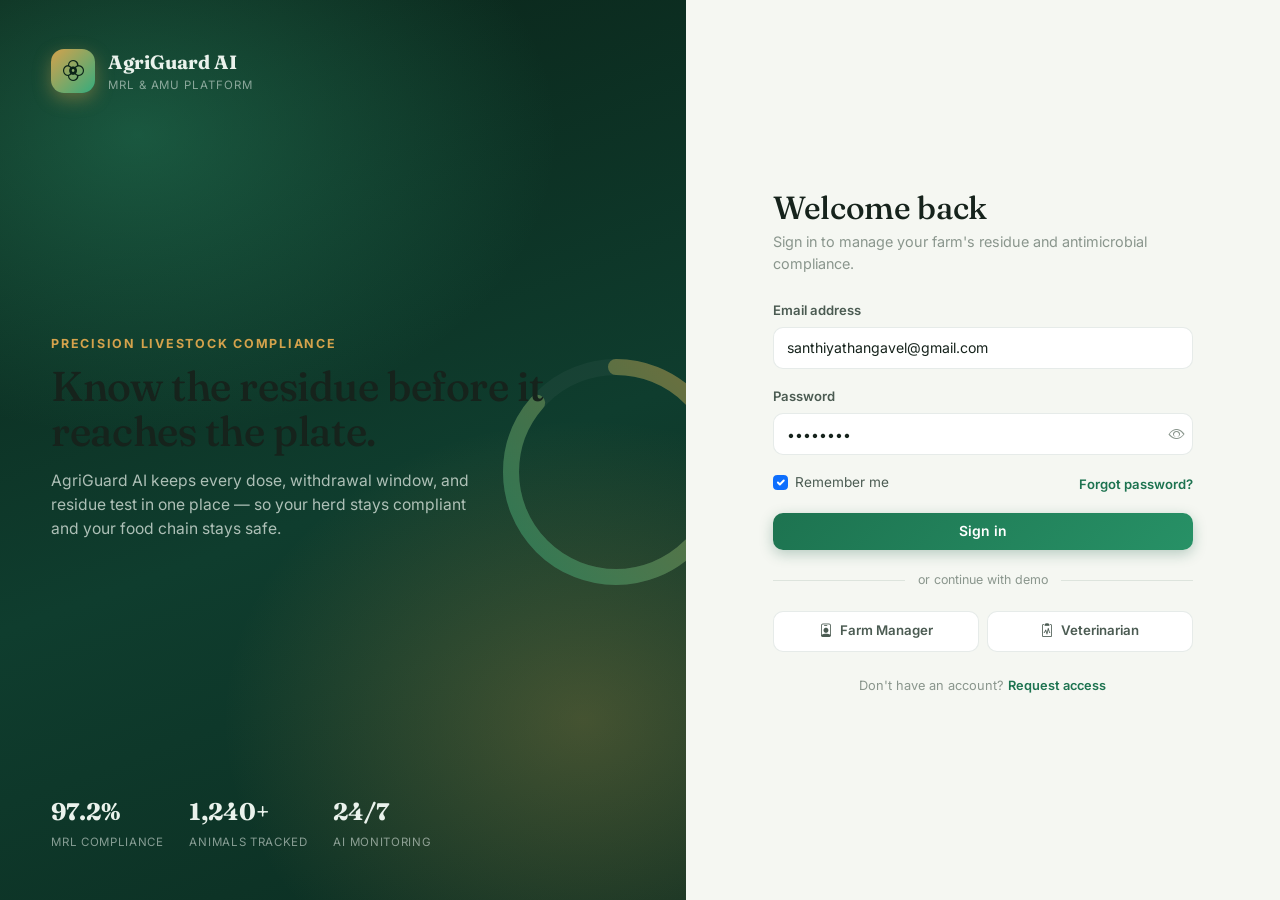
<file: index.html>
<!DOCTYPE html>
<html lang="en">
<head>
<meta charset="UTF-8">
<meta name="viewport" content="width=device-width, initial-scale=1.0">
<title>AgriGuard AI — Sign in</title>
<link rel="preconnect" href="https://fonts.googleapis.com">
<link href="https://fonts.googleapis.com/css2?family=Fraunces:opsz,wght@9..144,500;9..144,600;9..144,700&family=Inter:wght@400;500;600;700;800&family=IBM+Plex+Mono:wght@500&display=swap" rel="stylesheet">
<link href="https://cdn.jsdelivr.net/npm/bootstrap@5.3.3/dist/css/bootstrap.min.css" rel="stylesheet">
<link rel="stylesheet" href="https://cdn.jsdelivr.net/npm/bootstrap-icons@1.11.3/font/bootstrap-icons.css">
<link rel="stylesheet" href="css/theme.css">
<style>
  body{ overflow-x:hidden; }
  .login-shell{
    min-height:100vh; display:flex;
  }
  .login-visual{
    flex:1.1;
    position:relative;
    background:
      radial-gradient(700px 500px at 20% 15%, rgba(53,172,125,0.35), transparent 60%),
      radial-gradient(600px 500px at 85% 80%, rgba(212,162,76,0.28), transparent 60%),
      linear-gradient(160deg, var(--green-950), var(--green-900) 55%, #0C2E22 100%);
    display:flex; flex-direction:column; justify-content:space-between;
    padding: 3rem 3.2rem;
    color:#EAF2EC;
    overflow:hidden;
  }
  .login-visual .brand{ display:flex; align-items:center; gap:.8rem; position:relative; z-index:2; }
  .login-visual .brand .mark{
    width:44px;height:44px;border-radius:13px;
    background: linear-gradient(135deg, var(--amber-500), var(--green-500));
    display:flex;align-items:center;justify-content:center; box-shadow:0 6px 18px rgba(212,162,76,0.4);
  }
  .login-visual .brand .mark i{ color:var(--green-950); font-size:1.3rem; }
  .login-visual .headline{ position:relative; z-index:2; max-width:520px; }
  .login-visual .headline .eyebrow{ font-size:.78rem; letter-spacing:.14em; text-transform:uppercase; color: var(--amber-500); font-weight:700; }
  .login-visual .headline h1{ font-family:var(--font-display); font-size:2.6rem; line-height:1.08; margin:.6rem 0 1rem; }
  .login-visual .headline p{ color: rgba(234,242,236,0.72); font-size:.98rem; max-width:440px; }
  .stat-row{ display:flex; gap:1.6rem; position:relative; z-index:2; flex-wrap:wrap; }
  .stat-row .stat strong{ display:block; font-family:var(--font-display); font-size:1.5rem; }
  .stat-row .stat span{ font-size:.72rem; color: rgba(234,242,236,0.55); text-transform:uppercase; letter-spacing:.06em; }

  .gauge-decor{ position:absolute; right:-60px; top:38%; opacity:.5; }

  .login-form-side{
    flex:1; display:flex; align-items:center; justify-content:center; padding: 2rem;
    background: var(--bg);
  }
  .login-card{ width:100%; max-width:420px; }
  .login-card .form-check-label{ font-size:.85rem; color: var(--text-secondary); }
  .divider-text{ display:flex; align-items:center; gap:.8rem; color: var(--text-muted); font-size:.78rem; margin: 1.3rem 0; }
  .divider-text::before, .divider-text::after{ content:''; flex:1; height:1px; background: var(--surface-border); }
  .demo-btn{
    display:flex; align-items:center; justify-content:center; gap:.5rem;
    border:1.5px solid var(--surface-border); border-radius: var(--radius-sm);
    padding:.6rem; font-size:.83rem; font-weight:600; color: var(--text-secondary);
    background: var(--surface-solid); cursor:pointer; transition: all var(--transition-fast);
  }
  .demo-btn:hover{ border-color: var(--green-500); color: var(--green-700); }
  @media (max-width: 991px){ .login-visual{ display:none; } }
</style>
</head>
<body>

<div class="login-shell">
  <div class="login-visual">
    <div class="brand">
      <div class="mark"><i class="bi bi-flower2"></i></div>
      <div>
        <strong style="font-family:var(--font-display); font-size:1.2rem;">AgriGuard AI</strong>
        <div style="font-size:.72rem; color:rgba(234,242,236,0.55); letter-spacing:.08em; text-transform:uppercase;">MRL &amp; AMU Platform</div>
      </div>
    </div>

    <div class="headline">
      <span class="eyebrow">Precision livestock compliance</span>
      <h1>Know the residue before it reaches the plate.</h1>
      <p>AgriGuard AI keeps every dose, withdrawal window, and residue test in one place — so your herd stays compliant and your food chain stays safe.</p>
    </div>

    <div class="gauge-decor d-none d-xl-block">
      <svg width="260" height="260" viewBox="0 0 260 260">
        <circle cx="130" cy="130" r="105" fill="none" stroke="rgba(255,255,255,0.08)" stroke-width="16"/>
        <circle cx="130" cy="130" r="105" fill="none" stroke="url(#gaugeGrad)" stroke-width="16" stroke-linecap="round" stroke-dasharray="660" stroke-dashoffset="90" transform="rotate(-90 130 130)"/>
        <defs>
          <linearGradient id="gaugeGrad" x1="0" y1="0" x2="1" y2="1">
            <stop offset="0%" stop-color="#35AC7D"/>
            <stop offset="100%" stop-color="#D4A24C"/>
          </linearGradient>
        </defs>
      </svg>
    </div>

    <div class="stat-row">
      <div class="stat"><strong>97.2%</strong><span>MRL Compliance</span></div>
      <div class="stat"><strong>1,240+</strong><span>Animals Tracked</span></div>
      <div class="stat"><strong>24/7</strong><span>AI Monitoring</span></div>
    </div>
  </div>

  <div class="login-form-side">
    <div class="login-card animate-in">
      <div class="mb-4 d-lg-none text-center">
        <div class="mx-auto mb-2" style="width:46px;height:46px;border-radius:13px;background:linear-gradient(135deg,var(--amber-500),var(--green-500));display:flex;align-items:center;justify-content:center;">
          <i class="bi bi-flower2" style="color:var(--green-950); font-size:1.3rem;"></i>
        </div>
        <strong style="font-family:var(--font-display); font-size:1.2rem;">AgriGuard AI</strong>
      </div>

      <h2 class="mb-1">Welcome back</h2>
      <p class="text-muted-custom mb-4" style="font-size:.9rem;">Sign in to manage your farm's residue and antimicrobial compliance.</p>

      <form id="loginForm">
        <div class="mb-3">
          <label class="form-label">Email address</label>
          <input type="email" class="form-control" id="loginEmail" placeholder="you@farmdomain.com" value="santhiyathangavel@gmail.com" required>
        </div>
        <div class="mb-3">
          <label class="form-label">Password</label>
          <div class="position-relative">
            <input type="password" class="form-control" id="loginPassword" placeholder="••••••••••" value="demo1234" required>
            <button type="button" class="btn position-absolute top-50 end-0 translate-middle-y me-1 p-1 text-muted-custom" style="border:none;background:none;" id="togglePw"><i class="bi bi-eye"></i></button>
          </div>
        </div>
        <div class="d-flex justify-content-between align-items-center mb-3">
          <div class="form-check">
            <input class="form-check-input" type="checkbox" id="rememberMe" checked>
            <label class="form-check-label" for="rememberMe">Remember me</label>
          </div>
          <a href="#" class="small" style="color:var(--green-700); font-weight:600;">Forgot password?</a>
        </div>
        <button type="submit" class="btn btn-brand w-100 py-2" id="loginSubmitBtn">
          <span id="loginBtnText">Sign in</span>
        </button>
      </form>

      <div class="divider-text">or continue with demo</div>

      <div class="row g-2">
        <div class="col-6"><button class="demo-btn w-100" onclick="location.href='dashboard.html'"><i class="bi bi-person-badge"></i> Farm Manager</button></div>
        <div class="col-6"><button class="demo-btn w-100" onclick="location.href='dashboard.html'"><i class="bi bi-clipboard2-pulse"></i> Veterinarian</button></div>
      </div>

      <p class="text-center text-muted-custom mt-4" style="font-size:.8rem;">Don't have an account? <a href="#" style="color:var(--green-700); font-weight:600;">Request access</a></p>
    </div>
  </div>
</div>

<script src="https://cdn.jsdelivr.net/npm/bootstrap@5.3.3/dist/js/bootstrap.bundle.min.js"></script>
<script>
  document.documentElement.setAttribute('data-theme', localStorage.getItem('ag-theme') || 'light');

  document.getElementById('togglePw').addEventListener('click', function(){
    const pw = document.getElementById('loginPassword');
    const icon = this.querySelector('i');
    if(pw.type === 'password'){ pw.type = 'text'; icon.className = 'bi bi-eye-slash'; }
    else{ pw.type = 'password'; icon.className = 'bi bi-eye'; }
  });

  document.getElementById('loginForm').addEventListener('submit', function(e){
    e.preventDefault();
    const btn = document.getElementById('loginSubmitBtn');
    const txt = document.getElementById('loginBtnText');
    txt.innerHTML = '<span class="spinner-border spinner-border-sm me-2"></span>Signing in…';
    btn.disabled = true;
    setTimeout(() => {
      sessionStorage.setItem('ag-authed', 'true');
      window.location.href = 'dashboard.html';
    }, 900);
  });
</script>
</body>
</html>
</file>
<file: css/theme.css>
/* ==========================================================================
   AgriGuard AI — Design System
   Palette: pasture green / clinical blue / amber wheat
   ========================================================================== */

:root{
  /* Light theme (default) */
  --bg: #F5F7F2;
  --bg-elevated: #FFFFFF;
  --surface: rgba(255,255,255,0.62);
  --surface-solid: #FFFFFF;
  --surface-border: rgba(15,61,46,0.10);
  --text-primary: #16231C;
  --text-secondary: #4B5B52;
  --text-muted: #8A968D;

  --green-950: #0A2318;
  --green-900: #0F3D2E;
  --green-800: #155A41;
  --green-700: #1D7350;
  --green-600: #279166;
  --green-500: #35AC7D;
  --green-100: #DCEEE3;

  --blue-700: #1E4E8C;
  --blue-600: #2B6CB0;
  --blue-500: #3E8AD1;
  --blue-100: #DCEAF7;

  --amber-700: #A9761F;
  --amber-600: #C7912F;
  --amber-500: #D4A24C;
  --amber-100: #F7ECD6;

  --red-600: #C13F3F;
  --red-100: #F8DEDE;

  --shadow-sm: 0 1px 2px rgba(16,38,28,0.06);
  --shadow-md: 0 6px 20px rgba(16,38,28,0.08);
  --shadow-lg: 0 16px 40px rgba(16,38,28,0.14);
  --shadow-glow-green: 0 0 0 1px rgba(53,172,125,0.18), 0 8px 24px rgba(21,90,65,0.16);

  --radius-sm: 10px;
  --radius-md: 16px;
  --radius-lg: 22px;
  --radius-pill: 999px;

  --font-display: 'Fraunces', 'Georgia', serif;
  --font-body: 'Inter', -apple-system, BlinkMacSystemFont, 'Segoe UI', sans-serif;
  --font-mono: 'IBM Plex Mono', 'SFMono-Regular', monospace;

  --sidebar-w: 264px;
  --sidebar-w-collapsed: 84px;
  --topbar-h: 72px;

  --transition-fast: 160ms cubic-bezier(.4,0,.2,1);
  --transition-med: 280ms cubic-bezier(.4,0,.2,1);
}

[data-theme="dark"]{
  --bg: #0C1712;
  --bg-elevated: #10201A;
  --surface: rgba(20,38,31,0.60);
  --surface-solid: #142621;
  --surface-border: rgba(255,255,255,0.08);
  --text-primary: #EAF2EC;
  --text-secondary: #A9BBB1;
  --text-muted: #6E8579;

  --green-100: #16332590;
  --blue-100: #14283a90;
  --amber-100: #2c230f90;
  --red-100: #33161690;

  --shadow-sm: 0 1px 2px rgba(0,0,0,0.3);
  --shadow-md: 0 6px 20px rgba(0,0,0,0.35);
  --shadow-lg: 0 20px 50px rgba(0,0,0,0.5);
  --shadow-glow-green: 0 0 0 1px rgba(53,172,125,0.25), 0 8px 28px rgba(0,0,0,0.45);
}

*{ box-sizing: border-box; }

html, body{
  height: 100%;
}

body{
  margin:0;
  background:
    radial-gradient(1200px 600px at 85% -10%, rgba(53,172,125,0.08), transparent 60%),
    radial-gradient(900px 500px at -10% 20%, rgba(212,162,76,0.07), transparent 55%),
    var(--bg);
  color: var(--text-primary);
  font-family: var(--font-body);
  font-size: 15px;
  line-height: 1.5;
  transition: background var(--transition-med), color var(--transition-med);
  -webkit-font-smoothing: antialiased;
  min-height: 100vh;
}

h1,h2,h3,h4,.font-display{
  font-family: var(--font-display);
  letter-spacing: -0.01em;
  color: var(--text-primary);
}

a{ color: inherit; text-decoration: none; }
.text-muted-custom{ color: var(--text-muted) !important; }
.text-secondary-custom{ color: var(--text-secondary) !important; }
.mono{ font-family: var(--font-mono); }

::selection{ background: var(--green-500); color: #fff; }

/* Scrollbars */
::-webkit-scrollbar{ width: 8px; height: 8px; }
::-webkit-scrollbar-track{ background: transparent; }
::-webkit-scrollbar-thumb{ background: var(--surface-border); border-radius: 8px; }
::-webkit-scrollbar-thumb:hover{ background: var(--green-600); }

/* ==========================================================================
   Layout shell
   ========================================================================== */

.app-shell{
  display:flex;
  min-height:100vh;
}

/* Sidebar */
.sidebar{
  width: var(--sidebar-w);
  flex-shrink:0;
  background: linear-gradient(185deg, var(--green-950) 0%, var(--green-900) 60%, #0D3527 100%);
  color: #EAF2EC;
  display:flex;
  flex-direction:column;
  position: fixed;
  top:0; left:0; bottom:0;
  z-index: 1030;
  transition: width var(--transition-med), transform var(--transition-med);
  overflow: hidden;
}
.sidebar.collapsed{ width: var(--sidebar-w-collapsed); }

.sidebar-brand{
  display:flex;
  align-items:center;
  gap:.75rem;
  padding: 1.4rem 1.35rem;
  border-bottom: 1px solid rgba(255,255,255,0.08);
  white-space:nowrap;
}
.sidebar-brand .mark{
  width: 38px; height:38px;
  border-radius: 11px;
  background: linear-gradient(135deg, var(--amber-500), var(--green-500));
  display:flex; align-items:center; justify-content:center;
  flex-shrink:0;
  box-shadow: 0 4px 14px rgba(212,162,76,0.35);
}
.sidebar-brand .mark i{ color: var(--green-950); font-size: 1.15rem; }
.sidebar-brand .brand-text{ line-height:1.15; overflow:hidden; }
.sidebar-brand .brand-text strong{ font-family: var(--font-display); font-size:1.08rem; display:block; }
.sidebar-brand .brand-text span{ font-size:.7rem; color: rgba(234,242,236,0.55); letter-spacing:.08em; text-transform:uppercase; }
.sidebar.collapsed .brand-text{ display:none; }

.sidebar-nav{
  flex:1;
  overflow-y:auto;
  padding: 1rem .75rem;
}
.sidebar-section-label{
  font-size:.68rem;
  text-transform:uppercase;
  letter-spacing:.1em;
  color: rgba(234,242,236,0.38);
  padding: 1rem .75rem .35rem;
  white-space:nowrap;
}
.sidebar.collapsed .sidebar-section-label{ opacity:0; height:0; padding:0; overflow:hidden; }

.nav-item{
  display:flex;
  align-items:center;
  gap:.85rem;
  padding: .68rem .8rem;
  border-radius: 12px;
  color: rgba(234,242,236,0.72);
  font-size:.89rem;
  font-weight:500;
  margin-bottom: .2rem;
  cursor:pointer;
  white-space:nowrap;
  position:relative;
  transition: background var(--transition-fast), color var(--transition-fast);
}
.nav-item i{ font-size:1.05rem; width:22px; text-align:center; flex-shrink:0; }
.nav-item:hover{ background: rgba(255,255,255,0.06); color:#fff; }
.nav-item.active{
  background: linear-gradient(90deg, rgba(53,172,125,0.22), rgba(53,172,125,0.05));
  color:#fff;
  box-shadow: inset 3px 0 0 var(--green-500);
}
.nav-item .badge-dot{
  margin-left:auto;
  background: var(--amber-500);
  color:#1c1305;
  font-size:.65rem;
  font-weight:700;
  padding:.12rem .42rem;
  border-radius: var(--radius-pill);
}
.sidebar.collapsed .nav-item span, .sidebar.collapsed .nav-item .badge-dot{ display:none; }
.sidebar.collapsed .nav-item{ justify-content:center; }

.sidebar-foot{
  padding: 1rem .95rem 1.2rem;
  border-top: 1px solid rgba(255,255,255,0.08);
}
.sidebar-user{
  display:flex; align-items:center; gap:.7rem;
  padding:.5rem;
  border-radius: 12px;
  cursor:pointer;
  transition: background var(--transition-fast);
}
.sidebar-user:hover{ background: rgba(255,255,255,0.06); }
.sidebar-user img{ width:36px; height:36px; border-radius:50%; object-fit:cover; border:2px solid rgba(255,255,255,0.15); }
.sidebar-user .u-meta{ line-height:1.2; overflow:hidden; white-space:nowrap; }
.sidebar-user .u-meta strong{ font-size:.83rem; display:block; color:#fff; }
.sidebar-user .u-meta span{ font-size:.72rem; color: rgba(234,242,236,0.5); }
.sidebar.collapsed .u-meta{ display:none; }

/* Main column */
.main-col{
  margin-left: var(--sidebar-w);
  flex:1;
  min-width:0;
  transition: margin-left var(--transition-med);
  display:flex;
  flex-direction:column;
  min-height:100vh;
}
.main-col.sidebar-collapsed{ margin-left: var(--sidebar-w-collapsed); }

.topbar{
  height: var(--topbar-h);
  position: sticky;
  top:0;
  z-index: 1020;
  display:flex;
  align-items:center;
  gap:1rem;
  padding: 0 1.6rem;
  background: color-mix(in srgb, var(--bg) 78%, transparent);
  backdrop-filter: blur(14px) saturate(140%);
  -webkit-backdrop-filter: blur(14px) saturate(140%);
  border-bottom: 1px solid var(--surface-border);
}
.topbar .page-title{ font-size:1.15rem; font-weight:600; margin:0; }
.topbar .page-sub{ font-size:.78rem; color: var(--text-muted); margin-top:-2px; }

.icon-btn{
  width:40px; height:40px;
  border-radius: var(--radius-sm);
  border:1px solid var(--surface-border);
  background: var(--surface-solid);
  color: var(--text-secondary);
  display:flex; align-items:center; justify-content:center;
  cursor:pointer;
  transition: all var(--transition-fast);
  position:relative;
}
.icon-btn:hover{ border-color: var(--green-500); color: var(--green-700); transform: translateY(-1px); box-shadow: var(--shadow-sm); }
.icon-btn .ping{
  position:absolute; top:-3px; right:-3px;
  width:9px; height:9px; border-radius:50%;
  background: var(--red-600);
  border:2px solid var(--bg-elevated);
}

.search-mini{
  display:flex; align-items:center; gap:.55rem;
  background: var(--surface-solid);
  border:1px solid var(--surface-border);
  border-radius: var(--radius-pill);
  padding: .5rem 1rem;
  width: min(340px, 34vw);
  color: var(--text-muted);
  font-size:.85rem;
}
.search-mini input{
  border:none; background:transparent; outline:none; color: var(--text-primary); width:100%; font-size:.85rem;
}

.page-body{
  padding: 1.6rem;
  flex:1;
}

/* ==========================================================================
   Glassmorphism cards
   ========================================================================== */

.glass-card{
  background: var(--surface);
  backdrop-filter: blur(18px) saturate(160%);
  -webkit-backdrop-filter: blur(18px) saturate(160%);
  border: 1px solid var(--surface-border);
  border-radius: var(--radius-lg);
  box-shadow: var(--shadow-md);
  transition: transform var(--transition-med), box-shadow var(--transition-med), border-color var(--transition-med);
}
.glass-card.hoverable:hover{
  transform: translateY(-3px);
  box-shadow: var(--shadow-lg);
  border-color: rgba(53,172,125,0.28);
}
.card-solid{
  background: var(--surface-solid);
  border: 1px solid var(--surface-border);
  border-radius: var(--radius-lg);
  box-shadow: var(--shadow-sm);
}

/* KPI cards */
.kpi-card{ padding: 1.3rem 1.4rem; position:relative; overflow:hidden; }
.kpi-card .kpi-icon{
  width:44px; height:44px; border-radius: 13px;
  display:flex; align-items:center; justify-content:center;
  font-size:1.1rem; margin-bottom: .9rem;
}
.kpi-card .kpi-value{ font-family: var(--font-display); font-size:1.9rem; font-weight:600; line-height:1; }
.kpi-card .kpi-label{ color: var(--text-muted); font-size:.8rem; margin-top:.35rem; }
.kpi-trend{ font-size:.76rem; font-weight:600; display:inline-flex; align-items:center; gap:.25rem; margin-top:.6rem; }
.kpi-trend.up{ color: var(--green-600); }
.kpi-trend.down{ color: var(--red-600); }

.icon-tint-green{ background: var(--green-100); color: var(--green-700); }
.icon-tint-blue{ background: var(--blue-100); color: var(--blue-600); }
.icon-tint-amber{ background: var(--amber-100); color: var(--amber-700); }
.icon-tint-red{ background: var(--red-100); color: var(--red-600); }

/* Buttons */
.btn-brand{
  background: linear-gradient(135deg, var(--green-700), var(--green-600));
  color:#fff; border:none; border-radius: var(--radius-sm);
  padding: .58rem 1.15rem; font-weight:600; font-size:.87rem;
  box-shadow: 0 4px 14px rgba(21,90,65,0.28);
  transition: all var(--transition-fast);
}
.btn-brand:hover{ transform: translateY(-1px); box-shadow: 0 8px 20px rgba(21,90,65,0.36); color:#fff; }
.btn-outline-brand{
  background: transparent;
  border: 1.5px solid var(--surface-border);
  color: var(--text-secondary);
  border-radius: var(--radius-sm);
  padding: .55rem 1.1rem; font-weight:600; font-size:.87rem;
  transition: all var(--transition-fast);
}
.btn-outline-brand:hover{ border-color: var(--green-500); color: var(--green-700); }
.btn-amber{
  background: linear-gradient(135deg, var(--amber-600), var(--amber-500));
  color:#1c1305; border:none; border-radius: var(--radius-sm);
  padding: .58rem 1.15rem; font-weight:700; font-size:.87rem;
  box-shadow: 0 4px 14px rgba(212,162,76,0.3);
}
.btn-amber:hover{ color:#1c1305; transform: translateY(-1px); }

.pill{
  display:inline-flex; align-items:center; gap:.35rem;
  padding: .28rem .7rem;
  border-radius: var(--radius-pill);
  font-size:.72rem; font-weight:700;
  letter-spacing:.02em;
}
.pill-green{ background: var(--green-100); color: var(--green-700); }
.pill-amber{ background: var(--amber-100); color: var(--amber-700); }
.pill-red{ background: var(--red-100); color: var(--red-600); }
.pill-blue{ background: var(--blue-100); color: var(--blue-600); }
.pill-dot{ width:6px; height:6px; border-radius:50%; background:currentColor; }

/* Section heading */
.section-head{ display:flex; align-items:center; justify-content:space-between; margin-bottom: 1.1rem; }
.section-head h2{ font-size:1.15rem; margin:0; font-weight:600; }
.section-head .eyebrow{
  font-size:.7rem; text-transform:uppercase; letter-spacing:.12em; color: var(--green-600); font-weight:700; margin-bottom:.2rem; display:block;
}

/* Table */
.table-clean{ width:100%; border-collapse: separate; border-spacing:0; }
.table-clean thead th{
  font-size:.72rem; text-transform:uppercase; letter-spacing:.06em; color: var(--text-muted);
  font-weight:700; padding: .7rem 1rem; border-bottom:1px solid var(--surface-border); text-align:left;
}
.table-clean tbody td{ padding: .85rem 1rem; border-bottom:1px solid var(--surface-border); font-size:.87rem; vertical-align:middle; }
.table-clean tbody tr:last-child td{ border-bottom:none; }
.table-clean tbody tr{ transition: background var(--transition-fast); }
.table-clean tbody tr:hover{ background: rgba(53,172,125,0.05); }

.avatar-chip{ width:34px; height:34px; border-radius:10px; object-fit:cover; }

/* Form controls */
.form-control, .form-select{
  background: var(--surface-solid);
  border: 1.5px solid var(--surface-border);
  color: var(--text-primary);
  border-radius: var(--radius-sm);
  font-size:.88rem;
  padding: .6rem .85rem;
}
.form-control:focus, .form-select:focus{
  background: var(--surface-solid);
  border-color: var(--green-500);
  box-shadow: 0 0 0 3px rgba(53,172,125,0.15);
  color: var(--text-primary);
}
.form-label{ font-size:.82rem; font-weight:600; color: var(--text-secondary); margin-bottom:.4rem; }
::placeholder{ color: var(--text-muted); opacity:.8; }

/* Modal */
.modal-content{
  background: var(--surface-solid);
  border: 1px solid var(--surface-border);
  border-radius: var(--radius-lg);
}
.modal-header, .modal-footer{ border-color: var(--surface-border); }

/* Theme toggle switch */
.theme-toggle{
  display:flex; align-items:center; gap:.5rem;
  background: var(--surface-solid); border:1px solid var(--surface-border);
  border-radius: var(--radius-pill); padding: .3rem; cursor:pointer;
}
.theme-toggle .seg{
  width:32px; height:32px; border-radius:50%; display:flex; align-items:center; justify-content:center;
  color: var(--text-muted); transition: all var(--transition-fast); font-size:.85rem;
}
.theme-toggle .seg.active{ background: linear-gradient(135deg, var(--green-700), var(--green-600)); color:#fff; }

/* Mobile toggler */
.mobile-toggle{ display:none; }

/* Utility gauge ring (signature element) */
.gauge-wrap{ position:relative; display:inline-flex; align-items:center; justify-content:center; }
.gauge-wrap svg{ transform: rotate(-90deg); }
.gauge-label{ position:absolute; text-align:center; }
.gauge-label strong{ display:block; font-family: var(--font-display); font-size:1.3rem; line-height:1; }
.gauge-label span{ font-size:.62rem; color: var(--text-muted); text-transform:uppercase; letter-spacing:.06em; }

/* animations */
@keyframes fadeInUp{ from{opacity:0; transform: translateY(10px);} to{opacity:1; transform:none;} }
.animate-in{ animation: fadeInUp .5s cubic-bezier(.4,0,.2,1) both; }
.delay-1{ animation-delay: .05s; }
.delay-2{ animation-delay: .1s; }
.delay-3{ animation-delay: .15s; }
.delay-4{ animation-delay: .2s; }

@keyframes pulseDot{ 0%,100%{ opacity:1; } 50%{ opacity:.4; } }
.pulse-dot{ animation: pulseDot 1.6s ease-in-out infinite; }

@media (prefers-reduced-motion: reduce){
  *{ animation-duration: 0.001ms !important; animation-iteration-count: 1 !important; transition-duration: 0.001ms !important; }
}

/* Responsive */
@media (max-width: 991px){
  .sidebar{ transform: translateX(-100%); width: var(--sidebar-w); }
  .sidebar.mobile-open{ transform: translateX(0); box-shadow: var(--shadow-lg); }
  .main-col, .main-col.sidebar-collapsed{ margin-left:0; }
  .mobile-toggle{ display:flex; }
  .search-mini{ display:none; }
  .sidebar-backdrop{
    display:none; position:fixed; inset:0; background: rgba(0,0,0,0.4); z-index:1025;
  }
  .sidebar-backdrop.show{ display:block; }
}

@media (max-width: 575px){
  .page-body{ padding: 1rem; }
  .topbar{ padding: 0 1rem; }
}
</file>
